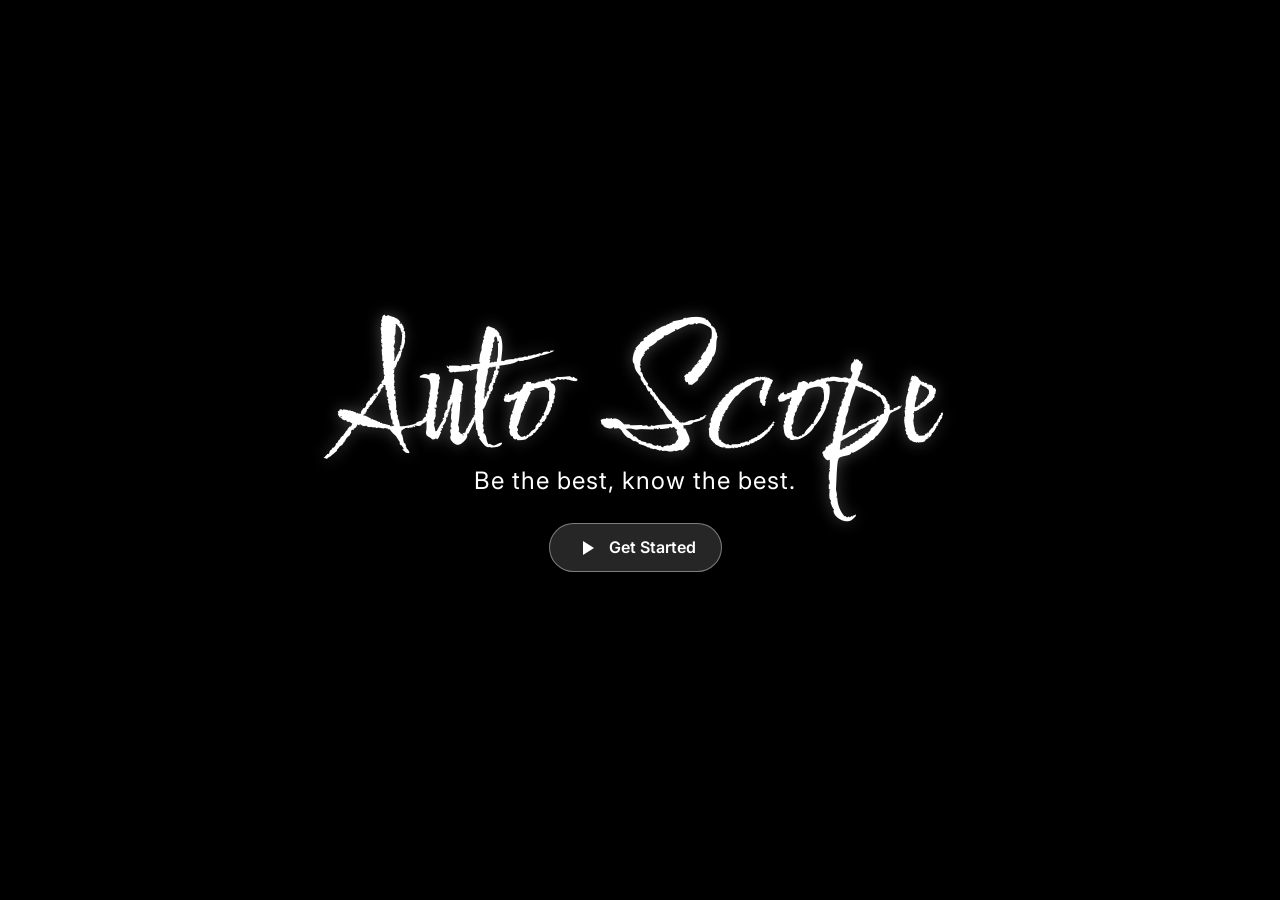
<file: index.html>
<!DOCTYPE html>
<html lang="en">
<head>
    <meta charset="UTF-8">
    <meta name="viewport" content="width=device-width, initial-scale=1.0">
    <title>AutoScope</title>
    <link rel="stylesheet" href="styles.css">
    <link rel="preconnect" href="https://fonts.googleapis.com">
    <link rel="preconnect" href="https://fonts.gstatic.com" crossorigin>
    <link href="https://fonts.googleapis.com/css2?family=Comforter+Brush&family=Inter:wght@400;600;700;900&display=swap" rel="stylesheet">
</head>

<body class="home-page">

    <div id="overlay-menu">
        <button class="close-btn" aria-label="Close menu">&times;</button>
        <nav class="menu-links">
            <a href="index.html">Home</a>
            <a href="brands.html">Brands</a>
            <div class="submenu">
                <a href="toyota.html">Toyota</a>
                <span>/</span>
                <a href="honda.html">Honda</a>
                <span>/</span>
                <a href="nissan.html">Nissan</a>
                <span>/</span>
                <a href="subaru.html">Subaru</a>
            </div>
            <a href="contact.html">Contact</a>
            <a href="about.html">About</a>
        </nav>
    </div>

    <div class="video-background">
        <video autoplay loop muted playsinline>
            <source src="https://media.githubusercontent.com/media/aioicchi/AutoScope/main/Files/video/hero%20video.mp4" type="video/mp4">
        </video>
    </div>

    <div class="home-container">

        <header class="mobile-menu-header">
             <button class="menu-icon" aria-label="Open menu">
                 <div class="bar"></div>
                 <div class="bar"></div>
                 <div class="bar"></div>
             </button>
        </header>
        <main class="hero-content">
            <h1>Auto Scope</h1>
            <p>Be the best, know the best.</p>
            <a href="brands.html" class="cta-button">
                <svg width="24" height="24" viewBox="0 0 24 24" fill="none" xmlns="http://www.w3.org/2000/svg">
                    <path d="M8 5V19L19 12L8 5Z" fill="white"/>
                </svg>
                Get Started
            </a>
        </main>
    </div>

    <script src="script.js"></script>
</body>
</html>
</file>
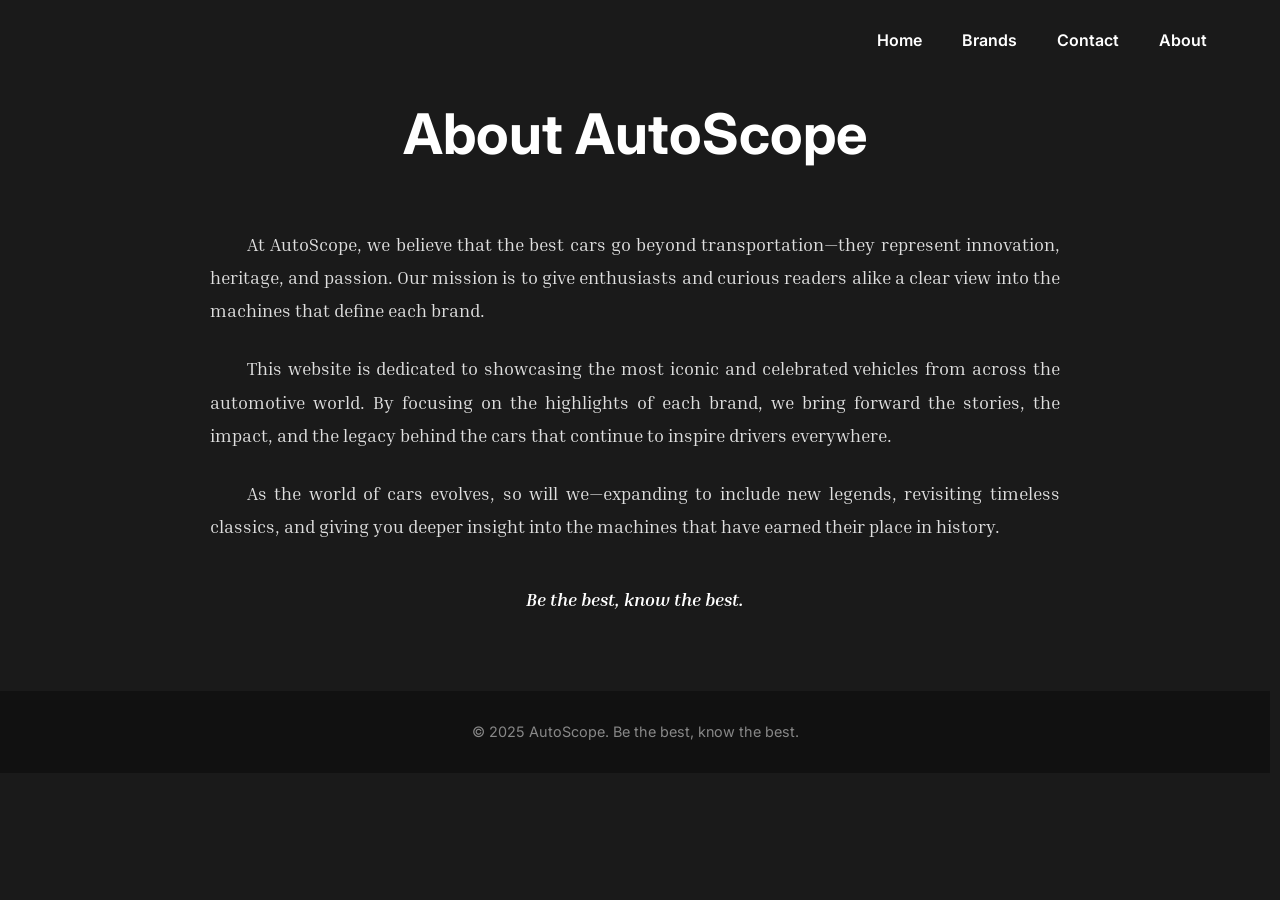
<file: about.html>
<!DOCTYPE html>
<html lang="en">
<head>
    <meta charset="UTF-8">
    <meta name="viewport" content="width=device-width, initial-scale=1.0">
    <title>About</title>
    <link rel="stylesheet" href="styles.css">
    <link rel="preconnect" href="https://fonts.googleapis.com">
    <link rel="preconnect" href="https://fonts.gstatic.com" crossorigin>
    <link href="https://fonts.googleapis.com/css2?family=Inter:wght@400;600;700;900&display=swap" rel="stylesheet">
    <link href="https://fonts.googleapis.com/css2?family=Inria+Serif:wght@400;700&display=swap" rel="stylesheet">
</head>

<body class="about-page">

    <div id="overlay-menu">
        <button class="close-btn" aria-label="Close menu">&times;</button>
        <nav class="menu-links">
            <a href="index.html">Home</a>
            <a href="brands.html">Brands</a>
            <div class="submenu">
                <a href="toyota.html">Toyota</a>
                <span>/</span>
                <a href="honda.html">Honda</a>
                <span>/</span>
                <a href="nissan.html">Nissan</a>
                <span>/</span>
                <a href="subaru.html">Subaru</a>
            </div>
            <a href="contact.html">Contact</a>
            <a href="about.html">About</a>
        </nav>
    </div>

    <div class="about-container">

        <header class="mobile-menu-header">
             <button class="menu-icon" aria-label="Open menu">
                 <div class="bar"></div>
                 <div class="bar"></div>
                 <div class="bar"></div>
             </button>
        </header>
        <header class="main-header">
            <nav class="main-nav">
                <a href="index.html">Home</a>
                <a href="brands.html">Brands</a>
                <a href="contact.html">Contact</a>
                <a href="about.html">About</a>
            </nav>
        </header>

        <main class="about-main">
            <h1 class="about-title">About AutoScope</h1>
            <div class="about-content">
                <p>At AutoScope, we believe that the best cars go beyond transportation—they represent innovation, heritage, and passion. Our mission is to give enthusiasts and curious readers alike a clear view into the machines that define each brand.</p>
                <p>This website is dedicated to showcasing the most iconic and celebrated vehicles from across the automotive world. By focusing on the highlights of each brand, we bring forward the stories, the impact, and the legacy behind the cars that continue to inspire drivers everywhere.</p>
                <p>As the world of cars evolves, so will we—expanding to include new legends, revisiting timeless classics, and giving you deeper insight into the machines that have earned their place in history.</p>
                <p class="tagline">Be the best, know the best.</p>
            </div>
        </main>
        
    </div> <footer class="site-footer">
        <p>&copy; 2025 AutoScope. Be the best, know the best.</p>
    </footer>

    <script src="script.js"></script>
</body>
</html>
</file>
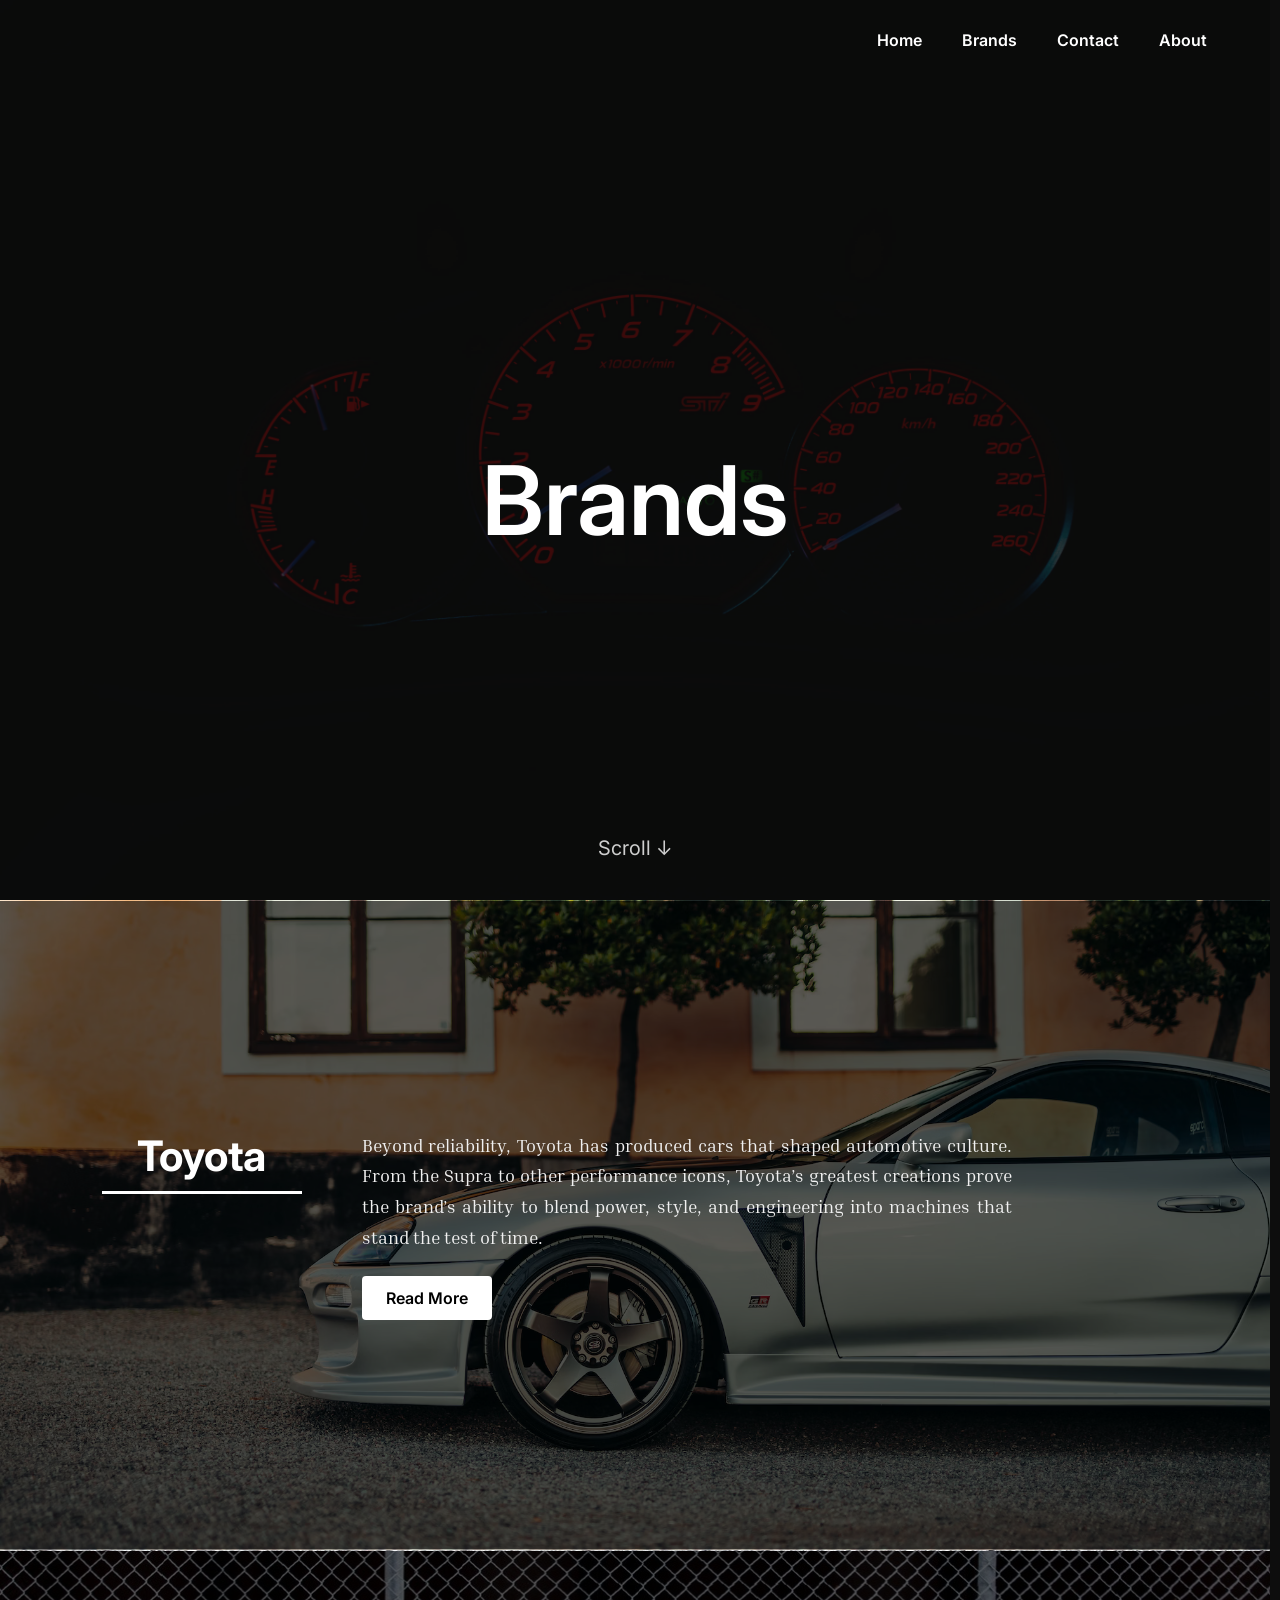
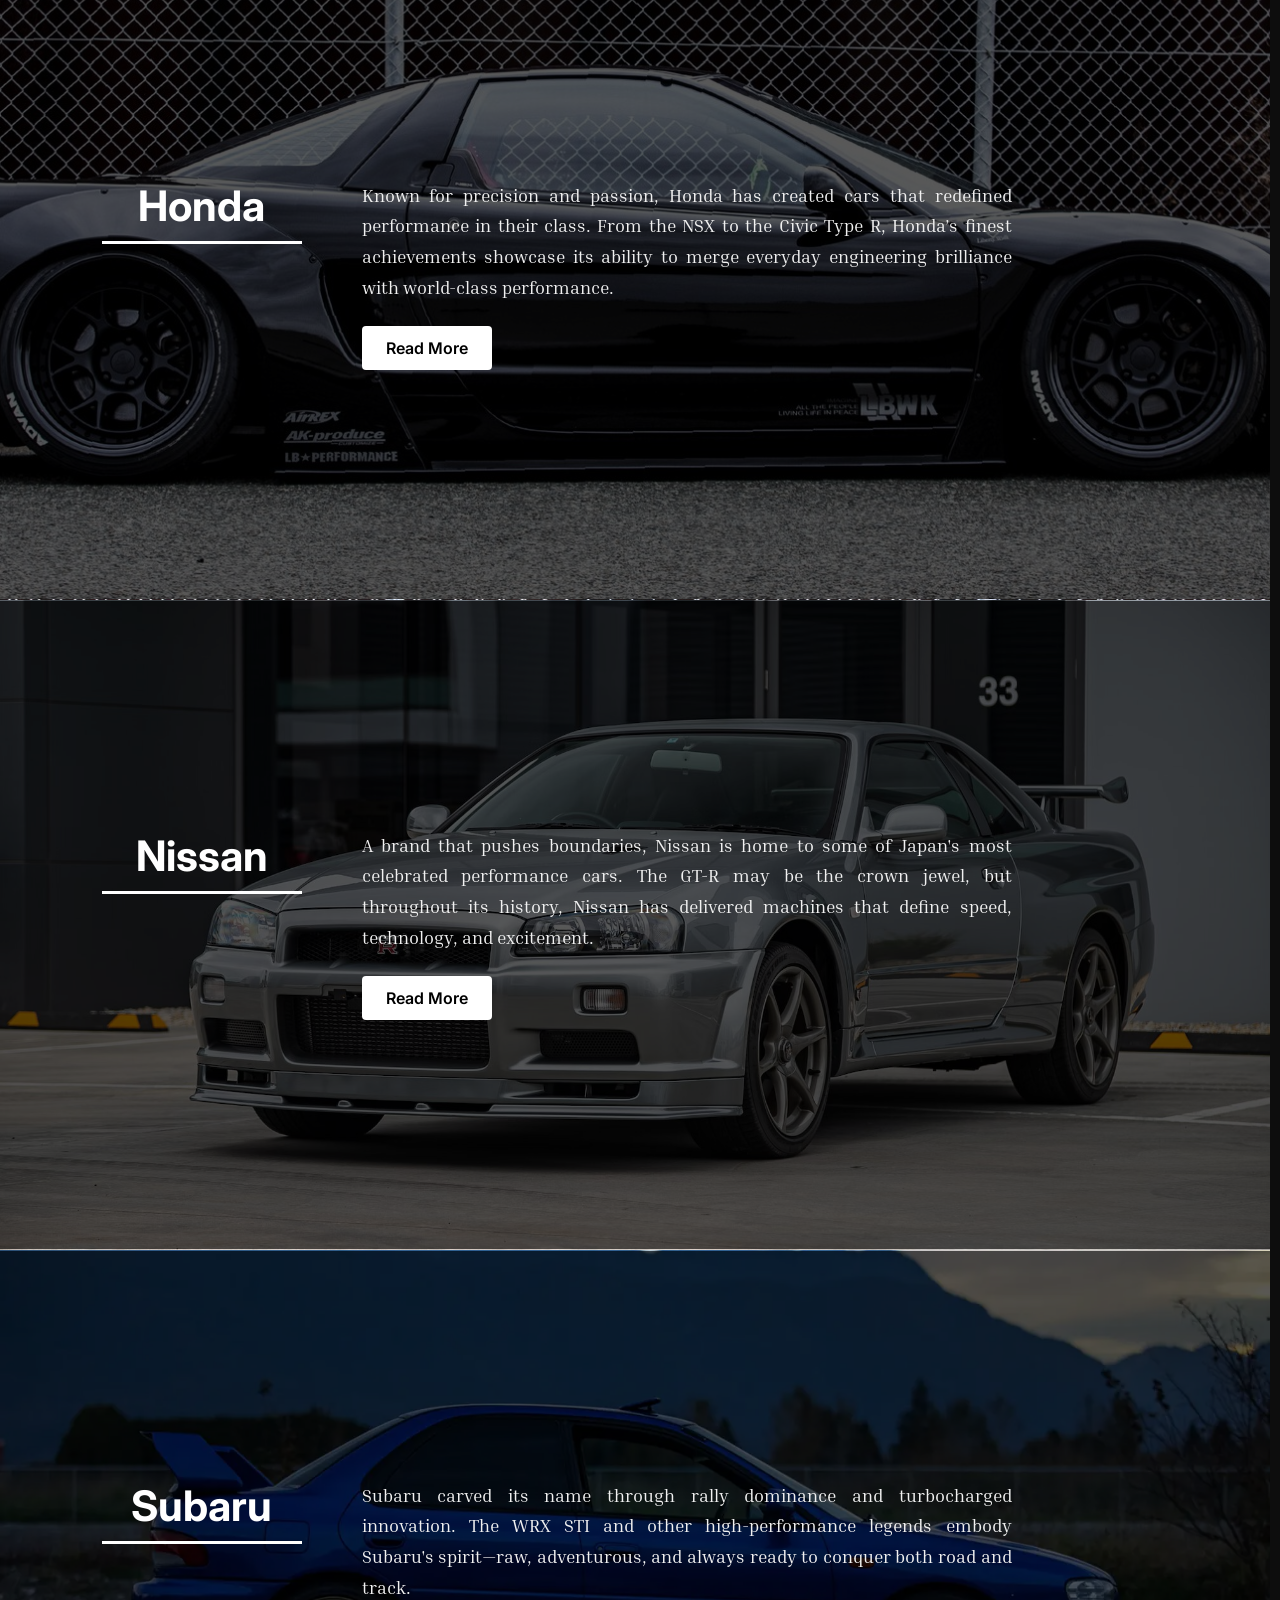
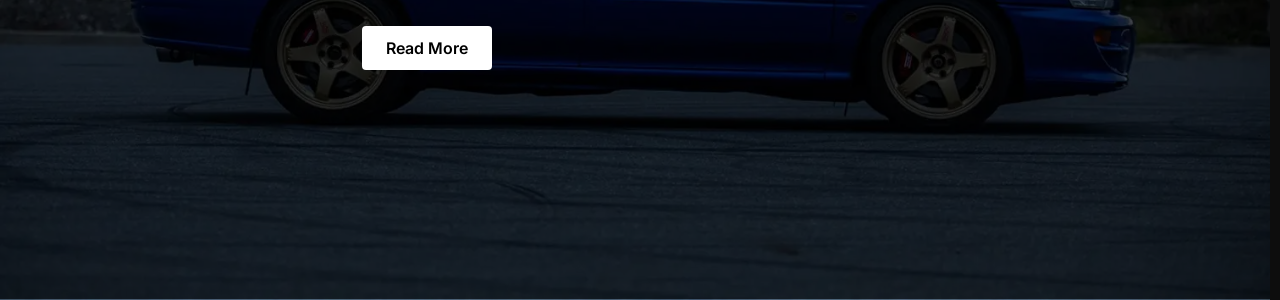
<file: brands.html>
<!DOCTYPE html>
<html lang="en">
  <head>
    <meta charset="utf-8" />
    <meta name="viewport" content="width=device-width, initial-scale=1.0" />
    <title>Brands</title>
    <link
      href="https://fonts.googleapis.com/css2?family=Inter:wght@400;600;700&family=Inria+Serif:wght@400;700&display=swap"
      rel="stylesheet"
    />
    <link rel="stylesheet" href="styles.css" />
  </head>
  <body class="brands-page">

    <div id="overlay-menu">
        <button class="close-btn" aria-label="Close menu">&times;</button>
        <nav class="menu-links">
            <a href="index.html">Home</a>
            <a href="brands.html">Brands</a>
            <div class="submenu">
                <a href="toyota.html">Toyota</a>
                <span>/</span>
                <a href="honda.html">Honda</a>
                <span>/</span>
                <a href="nissan.html">Nissan</a>
                <span>/</span>
                <a href="subaru.html">Subaru</a>
            </div>
            <a href="contact.html">Contact</a>
            <a href="about.html">About</a>
        </nav>
    </div>

    <div class="brands-container1">

        <header class="mobile-menu-header">
             <button class="menu-icon" aria-label="Open menu">
                 <div class="bar"></div>
                 <div class="bar"></div>
                 <div class="bar"></div>
             </button>
        </header>
        <header class="main-header">
            <nav class="main-nav">
                <a href="index.html">Home</a>
                <a href="brands.html">Brands</a>
                <a href="contact.html">Contact</a>
                <a href="about.html">About</a>
            </nav>
        </header>

      <div class="brands-brands">
        
        <section class="brands-hero">
          <img
            src="Files/img/background.jpg"
            alt="Speedometer Background"
            class="brands-background1"
          />
          <h1 class="brands-text27">Brands</h1>
          <p class="brands-text26">Scroll ↓</p>
        </section>

        <section
          class="brand-card"
          style="background-image: url('Files/img/supra.png')"
        >
          <div class="brand-overlay">
            <h2 class="brand-title">Toyota</h2>
            <div class="brand-content">
              <p class="brand-desc">
                Beyond reliability, Toyota has produced cars that shaped
                automotive culture. From the Supra to other performance icons,
                Toyota’s greatest creations prove the brand’s ability to blend
                power, style, and engineering into machines that stand the test of
                time.
              </p>
              <a href="toyota.html" class="brand-btn">Read More</a>
            </div>
          </div>
        </section>

        <section
          class="brand-card"
          style="background-image: url('Files/img/nsx copy.jpeg')"
        >
          <div class="brand-overlay">
            <h2 class="brand-title">Honda</h2>
            <div class="brand-content">
              <p class="brand-desc">
                Known for precision and passion, Honda has created cars that
                redefined performance in their class. From the NSX to the Civic
                Type R, Honda’s finest achievements showcase its ability to merge
                everyday engineering brilliance with world-class performance.
              </p>
              <a href="honda.html" class="brand-btn">Read More</a>
            </div>
          </div>
        </section>

        <section
          class="brand-card"
          style="background-image: url('Files/img/gtr.jpg')"
        >
          <div class="brand-overlay">
            <h2 class="brand-title">Nissan</h2>
            <div class="brand-content">
              <p class="brand-desc">
                A brand that pushes boundaries, Nissan is home to some of Japan's
                most celebrated performance cars. The GT-R may be the crown jewel,
                but throughout its history, Nissan has delivered machines that
                define speed, technology, and excitement.
              </p>
              <a href="nissan.html" class="brand-btn">Read More</a>
            </div>
          </div>
        </section>

        <section
          class="brand-card"
          style="background-image: url('Files/img/impreza.png')"
        >
          <div class="brand-overlay">
            <h2 class="brand-title">Subaru</h2>
            <div class="brand-content">
              <p class="brand-desc">
                Subaru carved its name through rally dominance and turbocharged
                innovation. The WRX STI and other high-performance legends embody
                Subaru's spirit—raw, adventurous, and always ready to conquer both
                road and track.
              </p>
              <a href="subaru.html" class="brand-btn">Read More</a>
            </div>
          </div>
        </section>
      </div>
    </div>
    
    <script src="script.js"></script>
  </body>
</html>
</file>
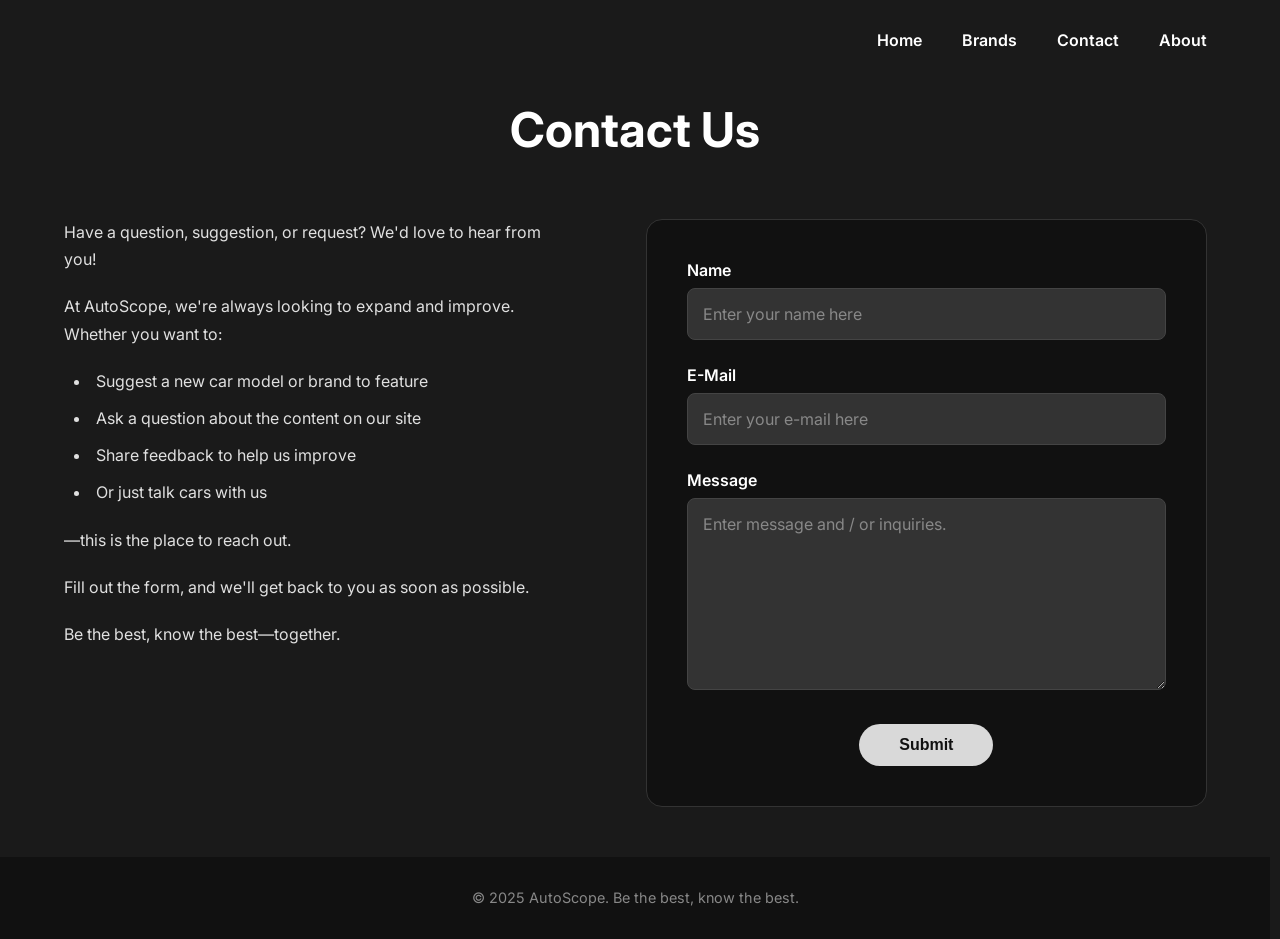
<file: contact.html>
<!DOCTYPE html>
<html lang="en">
<head>
    <meta charset="UTF-8">
    <meta name="viewport" content="width=device-width, initial-scale=1.0">
    <title>Contact</title>
    <link rel="stylesheet" href="styles.css">
    <link rel="preconnect" href="https://fonts.googleapis.com">
    <link rel="preconnect" href="https://fonts.gstatic.com" crossorigin>
    <link href="https://fonts.googleapis.com/css2?family=Inter:wght@400;600;700;900&display=swap" rel="stylesheet">
</head>

<body class="contact-page">

    <div id="overlay-menu">
        <button class="close-btn" aria-label="Close menu">&times;</button>
        <nav class="menu-links">
            <a href="index.html">Home</a>
            <a href="brands.html">Brands</a>
            <div class="submenu">
                <a href="toyota.html">Toyota</a>
                <span>/</span>
                <a href="honda.html">Honda</a>
                <span>/</span>
                <a href="nissan.html">Nissan</a>
                <span>/</span>
                <a href="subaru.html">Subaru</a>
            </div>
            <a href="contact.html">Contact</a>
            <a href="about.html">About</a>
        </nav>
    </div>

    <div class="contact-container">

        <header class="mobile-menu-header">
             <button class="menu-icon" aria-label="Open menu">
                 <div class="bar"></div>
                 <div class="bar"></div>
                 <div class="bar"></div>
             </button>
        </header>
        <header class="main-header">
            <nav class="main-nav">
                <a href="index.html">Home</a>
                <a href="brands.html">Brands</a>
                <a href="contact.html">Contact</a>
                <a href="about.html">About</a>
            </nav>
        </header>

        <main class="contact-main">
            <h1 class="contact-title">Contact Us</h1>
            <div class="contact-content-wrapper">
                <div class="contact-text">
                    <p>Have a question, suggestion, or request? We'd love to hear from you!</p>
                    <p>At AutoScope, we're always looking to expand and improve. Whether you want to:</p>
                    <ul>
                        <li>Suggest a new car model or brand to feature</li>
                        <li>Ask a question about the content on our site</li>
                        <li>Share feedback to help us improve</li>
                        <li>Or just talk cars with us</li>
                    </ul>
                    <p>—this is the place to reach out.</p>
                    <p>Fill out the form, and we'll get back to you as soon as possible.</p>
                    <p>Be the best, know the best—together.</p>
                </div>

                <form class="contact-form">
                    <div class="form-group">
                        <label for="name">Name</label>
                        <input type="text" id="name" name="name" placeholder="Enter your name here">
                    </div>
                    <div class="form-group">
                        <label for="email">E-Mail</label>
                        <input type="email" id="email" name="email" placeholder="Enter your e-mail here">
                    </div>
                    <div class="form-group">
                        <label for="message">Message</label>
                        <textarea id="message" name="message" rows="8" placeholder="Enter message and / or inquiries."></textarea>
                    </div>
                    <div class="form-group submit-group">
                        <input type="submit" value="Submit">
                    </div>
                </form>
            </div>
        </main>
    </div>

    <footer class="site-footer">
        <p>&copy; 2025 AutoScope. Be the best, know the best.</p>
    </footer>
    <script src="script.js"></script>
</body>
</html>
</file>
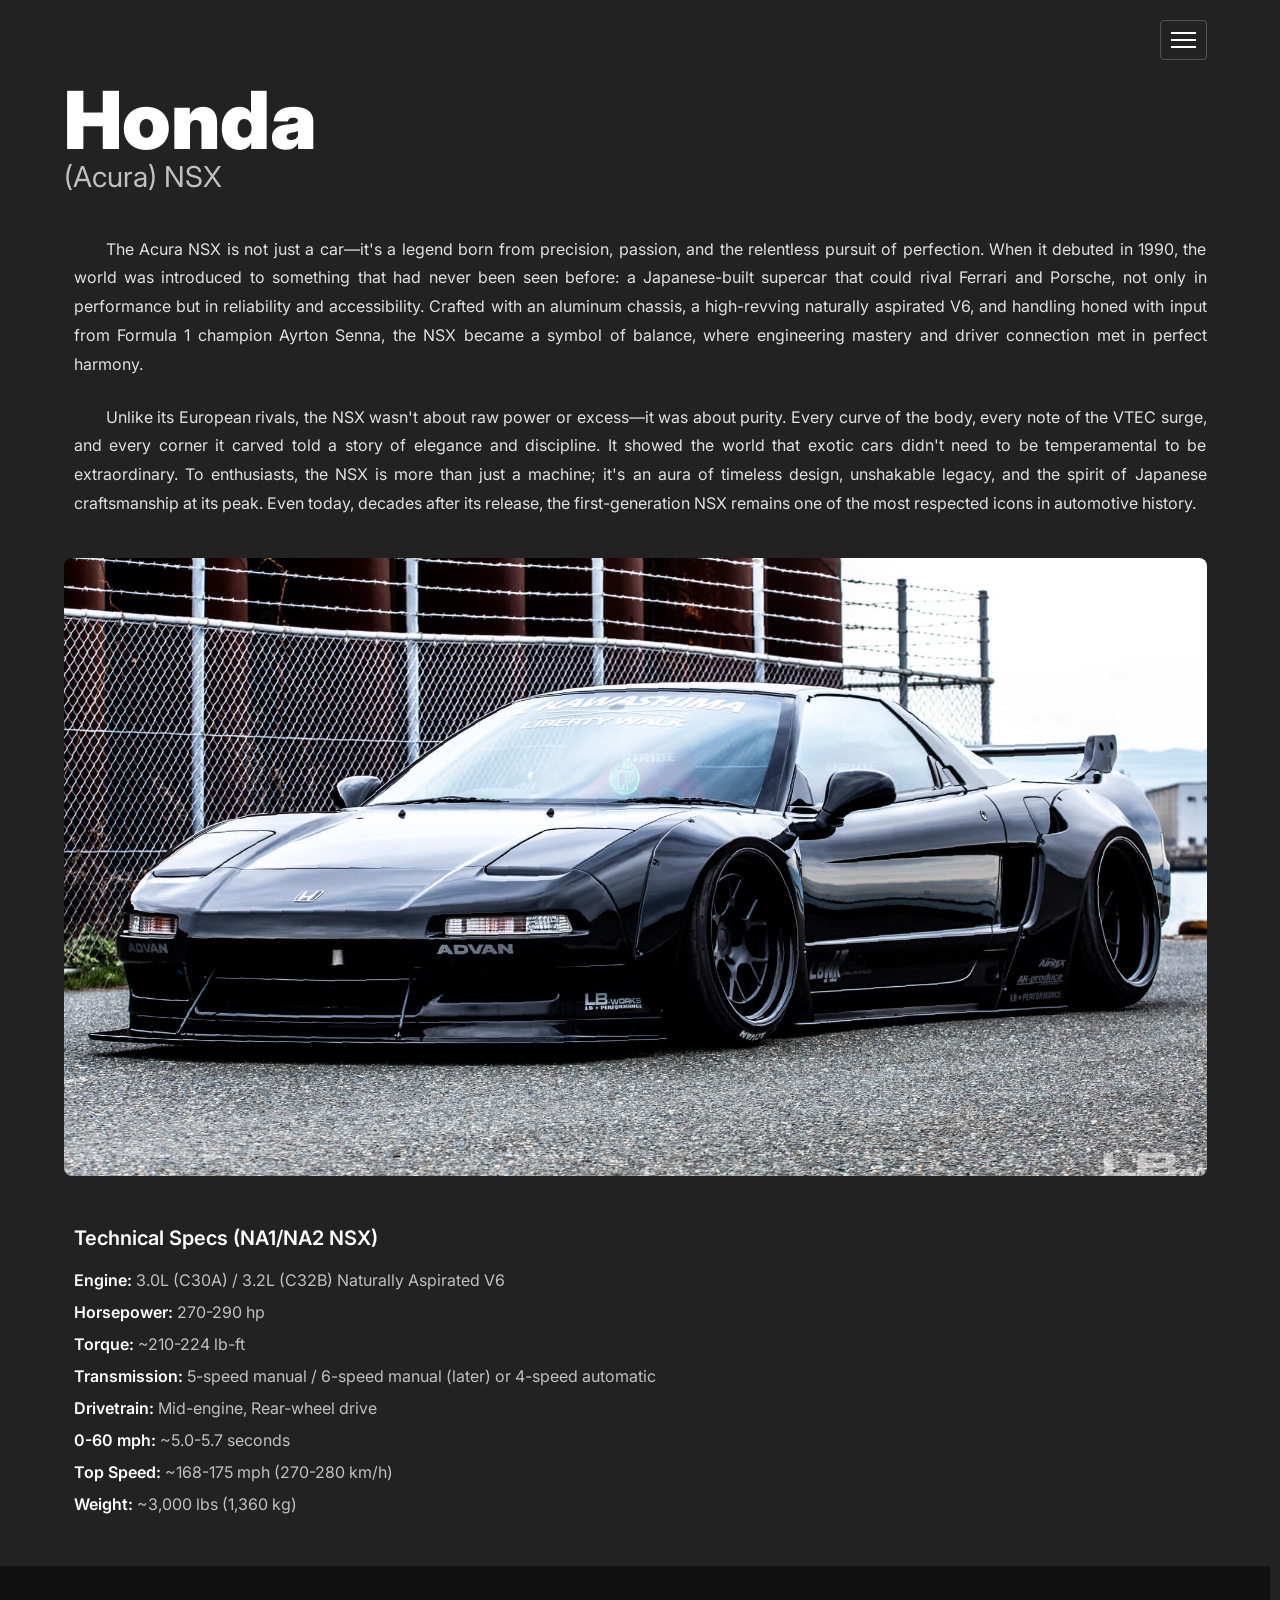
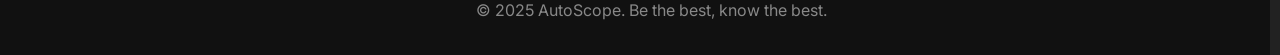
<file: honda.html>
<!DOCTYPE html>
<html lang="en">
<head>
    <meta charset="UTF-8">
    <meta name="viewport" content="width=device-width, initial-scale=1.0">
    <title>Honda</title>
    <link rel="stylesheet" href="styles.css">
    <link rel="preconnect" href="https://fonts.googleapis.com">
    <link rel="preconnect" href="https://fonts.gstatic.com" crossorigin>
    <link href="https://fonts.googleapis.com/css2?family=Inter:wght@400;600;700;900&display=swap" rel="stylesheet">
    </head>

<body class="article-page">

    <div id="overlay-menu">
        <button class="close-btn" aria-label="Close menu">&times;</button>
        <nav class="menu-links">
            <a href="index.html">Home</a>
            <a href="brands.html">Brands</a>
            <div class="submenu">
                <a href="toyota.html">Toyota</a>
                <span>/</span>
                <a href="honda.html">Honda</a>
                <span>/</span>
                <a href="nissan.html">Nissan</a>
                <span>/</span>
                <a href="subaru.html">Subaru</a>
            </div>
            <a href="contact.html">Contact</a>
            <a href="about.html">About</a>
        </nav>
    </div>
    <div class="container">
        <header class="mobile-menu-header">
            <button class="menu-icon" aria-label="Open menu">
                <div class="bar"></div>
                <div class="bar"></div>
                <div class="bar"></div>
            </button>
        </header>

        <main>
            <article>
                <section class="title-block">
                    <h1>Honda</h1>
                    <h2>(Acura) NSX</h2>
                </section>

                <section class="content-block">
                    <p>The Acura NSX is not just a car—it's a legend born from precision, passion, and the relentless pursuit of perfection. When it debuted in 1990, the world was introduced to something that had never been seen before: a Japanese-built supercar that could rival Ferrari and Porsche, not only in performance but in reliability and accessibility. Crafted with an aluminum chassis, a high-revving naturally aspirated V6, and handling honed with input from Formula 1 champion Ayrton Senna, the NSX became a symbol of balance, where engineering mastery and driver connection met in perfect harmony.</p>
                    <p>Unlike its European rivals, the NSX wasn't about raw power or excess—it was about purity. Every curve of the body, every note of the VTEC surge, and every corner it carved told a story of elegance and discipline. It showed the world that exotic cars didn't need to be temperamental to be extraordinary. To enthusiasts, the NSX is more than just a machine; it's an aura of timeless design, unshakable legacy, and the spirit of Japanese craftsmanship at its peak. Even today, decades after its release, the first-generation NSX remains one of the most respected icons in automotive history.</p>
                </section>

                <figure class="main-image-container">
                    <img src="Files/img/nsx.jpg" alt="A black, widebody Honda NSX parked on a brick road.">
                </figure>

                <section class="specs-block">
                    <h3>Technical Specs (NA1/NA2 NSX)</h3>
                    <ul class="specs-list">
                        <li><strong>Engine:</strong> 3.0L (C30A) / 3.2L (C32B) Naturally Aspirated V6</li>
                        <li><strong>Horsepower:</strong> 270-290 hp</li>
                        <li><strong>Torque:</strong> ~210-224 lb-ft</li>
                        <li><strong>Transmission:</strong> 5-speed manual / 6-speed manual (later) or 4-speed automatic</li>
                        <li><strong>Drivetrain:</strong> Mid-engine, Rear-wheel drive</li>
                        <li><strong>0-60 mph:</strong> ~5.0-5.7 seconds</li>
                        <li><strong>Top Speed:</strong> ~168-175 mph (270-280 km/h)</li>
                        <li><strong>Weight:</strong> ~3,000 lbs (1,360 kg)</li>
                    </ul>
                </section>
            </article>
        </main>
    </div>
    <script src="script.js"></script>
    <footer class="site-footer">
        <p>&copy; 2025 AutoScope. Be the best, know the best.</p>
    </footer>
</body>
</html>
</file>
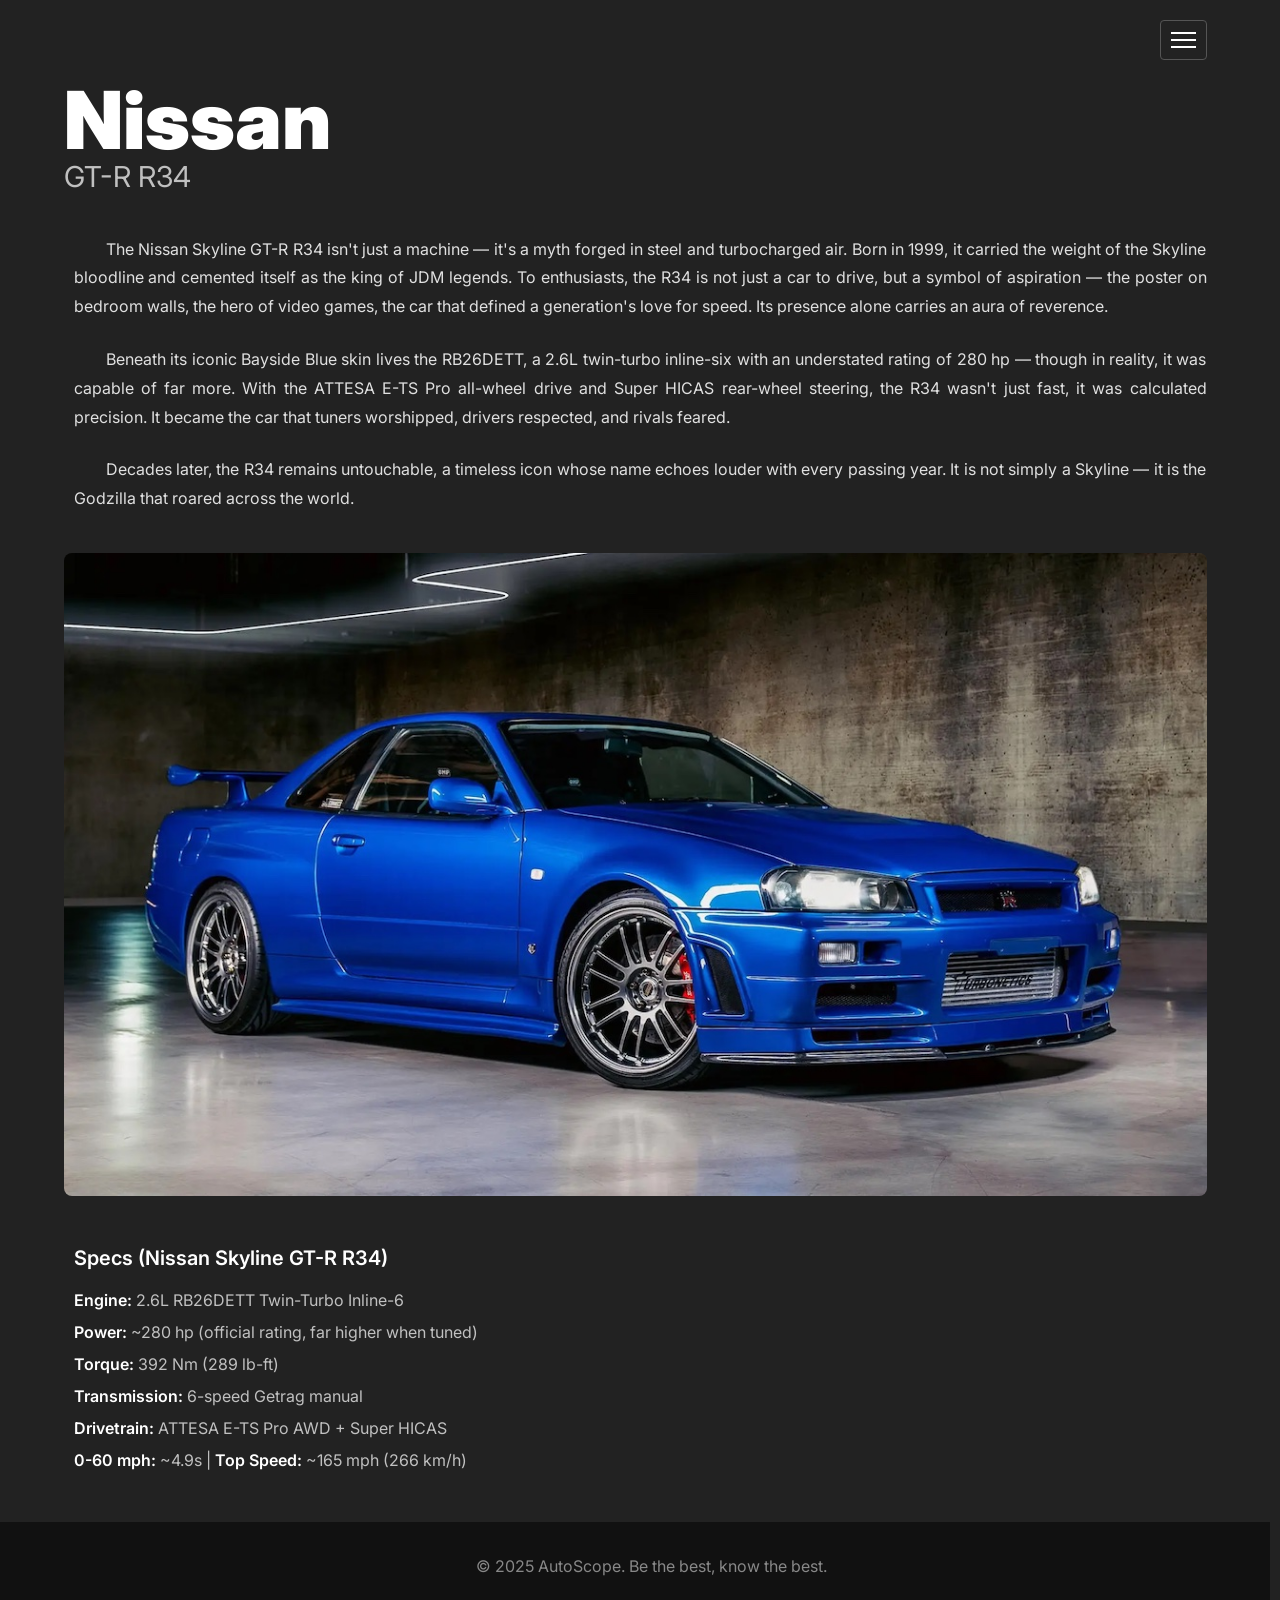
<file: nissan.html>
<!DOCTYPE html>
<html lang="en">
<head>
    <meta charset="UTF-8">
    <meta name="viewport" content="width=device-width, initial-scale=1.0">
    <title>Nissan</title>
    <link rel="stylesheet" href="styles.css">
    <link rel="preconnect" href="https://fonts.googleapis.com">
    <link rel="preconnect" href="https://fonts.gstatic.com" crossorigin>
    <link href="https://fonts.googleapis.com/css2?family=Inter:wght@400;600;700;900&display=swap" rel="stylesheet">
    <script src="script.js"></script> </head>

<body class="article-page">

    <div id="overlay-menu">
        <button class="close-btn" aria-label="Close menu">&times;</button>
        <nav class="menu-links">
            <a href="index.html">Home</a>
            <a href="brands.html">Brands</a>
            <div class="submenu">
                <a href="toyota.html">Toyota</a>
                <span>/</span>
                <a href="honda.html">Honda</a>
                <span>/</span>
                <a href="nissan.html">Nissan</a>
                <span>/</span>
                <a href="subaru.html">Subaru</a>
            </div>
            <a href="contact.html">Contact</a>
            <a href="about.html">About</a>
        </nav>
    </div>
    <div class="container">
        <header class="mobile-menu-header">
            <button class="menu-icon" aria-label="Open menu">
                <div class="bar"></div>
                <div class="bar"></div>
                <div class="bar"></div>
            </button>
        </header>

        <main>
            <article>
                <section class="title-block">
                    <h1>Nissan</h1>
                    <h2>GT-R R34</h2>
                </section>

                <section class="content-block">
                    <p>The Nissan Skyline GT-R R34 isn't just a machine — it's a myth forged in steel and turbocharged air. Born in 1999, it carried the weight of the Skyline bloodline and cemented itself as the king of JDM legends. To enthusiasts, the R34 is not just a car to drive, but a symbol of aspiration — the poster on bedroom walls, the hero of video games, the car that defined a generation's love for speed. Its presence alone carries an aura of reverence.</p>
                    <p>Beneath its iconic Bayside Blue skin lives the RB26DETT, a 2.6L twin-turbo inline-six with an understated rating of 280 hp — though in reality, it was capable of far more. With the ATTESA E-TS Pro all-wheel drive and Super HICAS rear-wheel steering, the R34 wasn't just fast, it was calculated precision. It became the car that tuners worshipped, drivers respected, and rivals feared.</p>
                    <p>Decades later, the R34 remains untouchable, a timeless icon whose name echoes louder with every passing year. It is not simply a Skyline — it is the Godzilla that roared across the world.</p>
                </section>

                <figure class="main-image-container">
                    <img src="Files/img/gtr-main.jpg" alt="A blue Nissan Skyline GT-R R34 parked in a dark setting.">
                </figure>

                <section class="specs-block">
                    <h3>Specs (Nissan Skyline GT-R R34)</h3>
                    <ul class="specs-list">
                        <li><strong>Engine:</strong> 2.6L RB26DETT Twin-Turbo Inline-6</li>
                        <li><strong>Power:</strong> ~280 hp (official rating, far higher when tuned)</li>
                        <li><strong>Torque:</strong> 392 Nm (289 lb-ft)</li>
                        <li><strong>Transmission:</strong> 6-speed Getrag manual</li>
                        <li><strong>Drivetrain:</strong> ATTESA E-TS Pro AWD + Super HICAS</li>
                        <li><strong>0-60 mph:</strong> ~4.9s | <strong>Top Speed:</strong> ~165 mph (266 km/h)</li>
                    </ul>
                </section>
            </article>
        </main>
    </div>
    <footer class="site-footer">
        <p>&copy; 2025 AutoScope. Be the best, know the best.</p>
    </footer>
    </body>
</html>
</file>
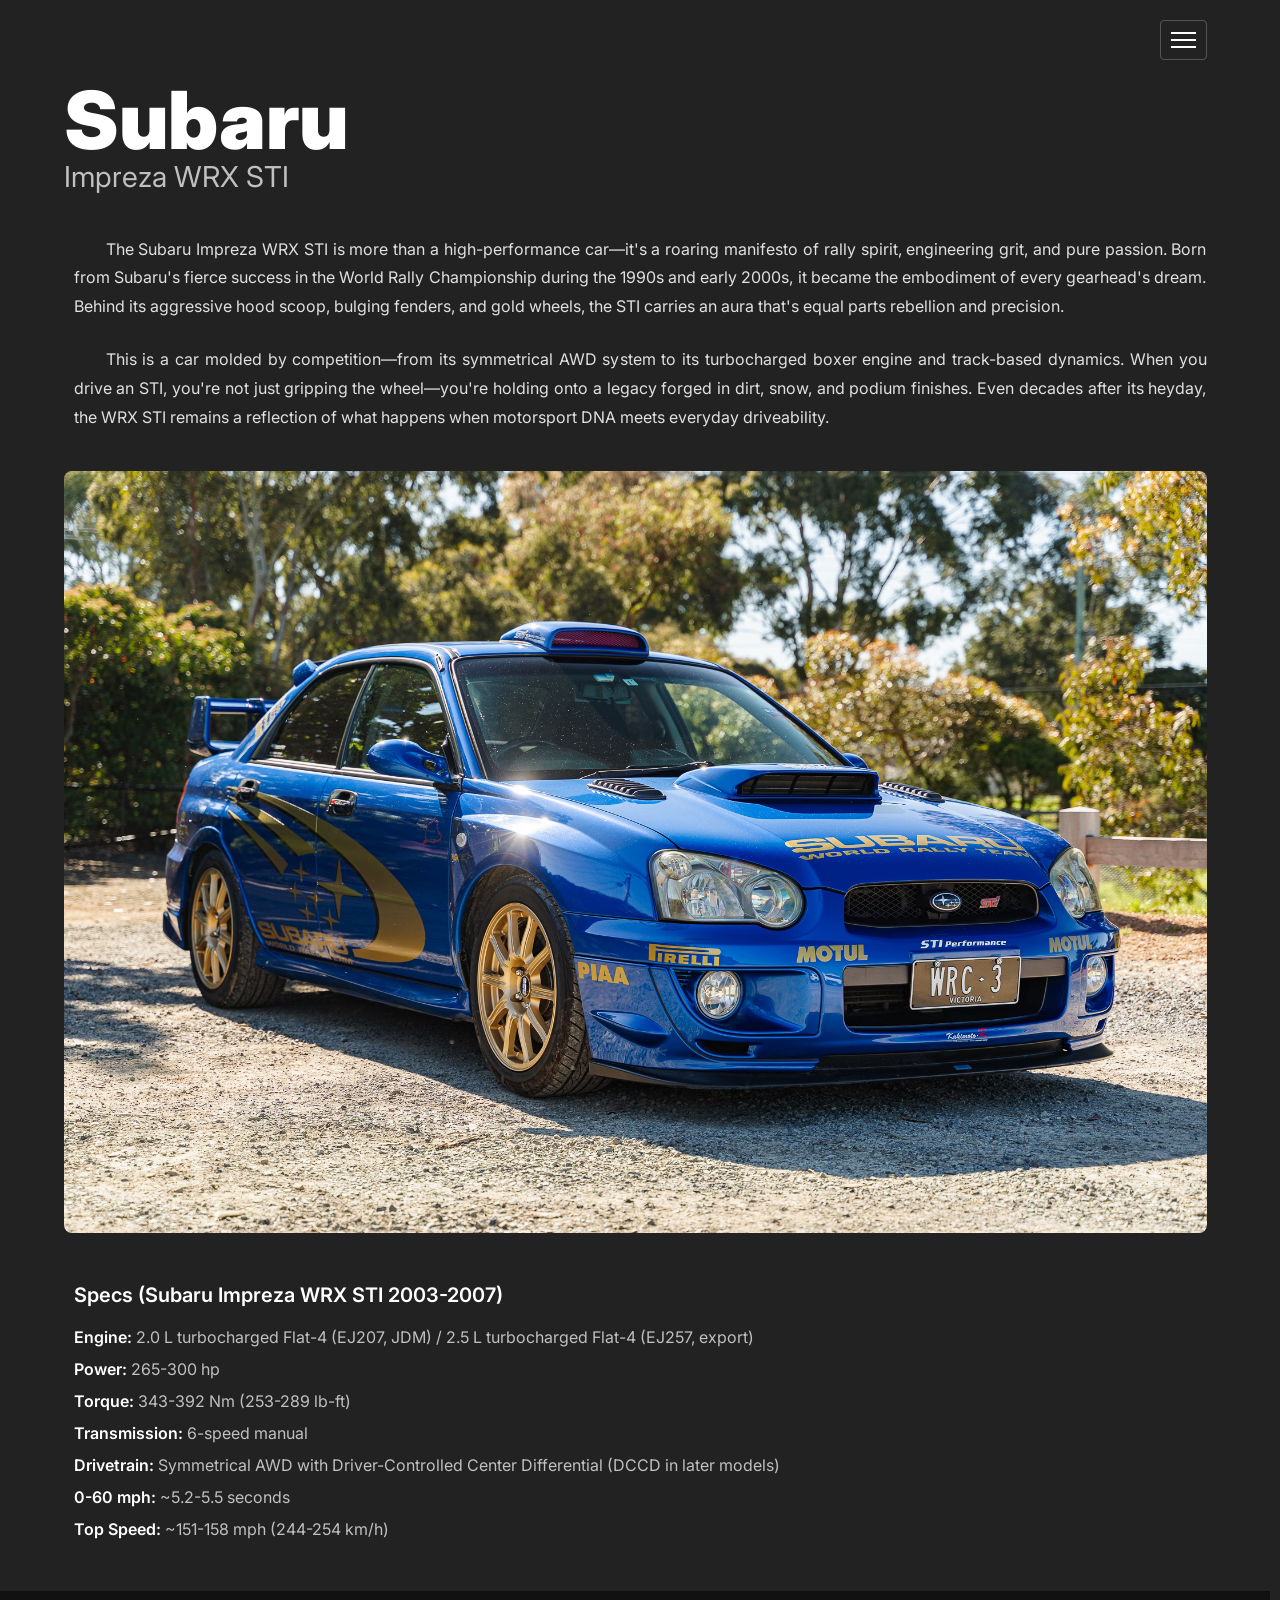
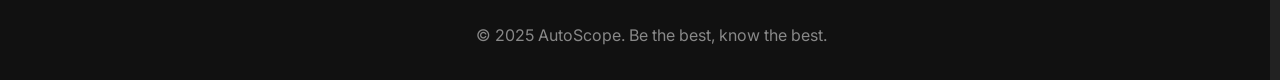
<file: subaru.html>
<!DOCTYPE html>
<html lang="en">
<head>
    <meta charset="UTF-8">
    <meta name="viewport" content="width=device-width, initial-scale=1.0">
    <title>Subaru</title>
    <link rel="stylesheet" href="styles.css">
    <link rel="preconnect" href="https://fonts.googleapis.com">
    <link rel="preconnect" href="https://fonts.gstatic.com" crossorigin>
    <link href="https://fonts.googleapis.com/css2?family=Inter:wght@400;600;700;900&display=swap" rel="stylesheet">
    </head>

<body class="article-page">

    <div id="overlay-menu">
        <button class="close-btn" aria-label="Close menu">&times;</button>
        <nav class="menu-links">
            <a href="index.html">Home</a>
            <a href="brands.html">Brands</a>
            <div class="submenu">
                <a href="toyota.html">Toyota</a>
                <span>/</span>
                <a href="honda.html">Honda</a>
                <span>/</span>
                <a href="nissan.html">Nissan</a>
                <span>/</span>
                <a href="subaru.html">Subaru</a>
            </div>
            <a href="contact.html">Contact</a>
            <a href="about.html">About</a>
        </nav>
    </div>
    <div class="container">
        <header class="mobile-menu-header">
            <button class="menu-icon" aria-label="Open menu">
                <div class="bar"></div>
                <div class="bar"></div>
                <div class="bar"></div>
            </button>
        </header>

        <main>
            <article>
                <section class="title-block">
                    <h1>Subaru</h1>
                    <h2>Impreza WRX STI</h2>
                </section>

                <section class="content-block">
                    <p>The Subaru Impreza WRX STI is more than a high-performance car—it's a roaring manifesto of rally spirit, engineering grit, and pure passion. Born from Subaru's fierce success in the World Rally Championship during the 1990s and early 2000s, it became the embodiment of every gearhead's dream. Behind its aggressive hood scoop, bulging fenders, and gold wheels, the STI carries an aura that's equal parts rebellion and precision.</p>
                    <p>This is a car molded by competition—from its symmetrical AWD system to its turbocharged boxer engine and track-based dynamics. When you drive an STI, you're not just gripping the wheel—you're holding onto a legacy forged in dirt, snow, and podium finishes. Even decades after its heyday, the WRX STI remains a reflection of what happens when motorsport DNA meets everyday driveability.</p>
                </section>

                <figure class="main-image-container">
                    <img src="Files/img/wrx sti.png" alt="A blue Subaru Impreza WRX STI with gold wheels.">
                </figure>

                <section class="specs-block">
                    <h3>Specs (Subaru Impreza WRX STI 2003-2007)</h3>
                    <ul class="specs-list">
                        <li><strong>Engine:</strong> 2.0 L turbocharged Flat-4 (EJ207, JDM) / 2.5 L turbocharged Flat-4 (EJ257, export)</li>
                        <li><strong>Power:</strong> 265-300 hp</li>
                        <li><strong>Torque:</strong> 343-392 Nm (253-289 lb-ft)</li>
                        <li><strong>Transmission:</strong> 6-speed manual</li>
                        <li><strong>Drivetrain:</strong> Symmetrical AWD with Driver-Controlled Center Differential (DCCD in later models)</li>
                        <li><strong>0-60 mph:</strong> ~5.2-5.5 seconds</li>
                        <li><strong>Top Speed:</strong> ~151-158 mph (244-254 km/h)</li>
                    </ul>
                </section>
            </article>
        </main>
    </div>
    <script src="script.js"></script>
    <footer class="site-footer">
        <p>&copy; 2025 AutoScope. Be the best, know the best.</p>
    </footer>
</body>
</html>
</file>
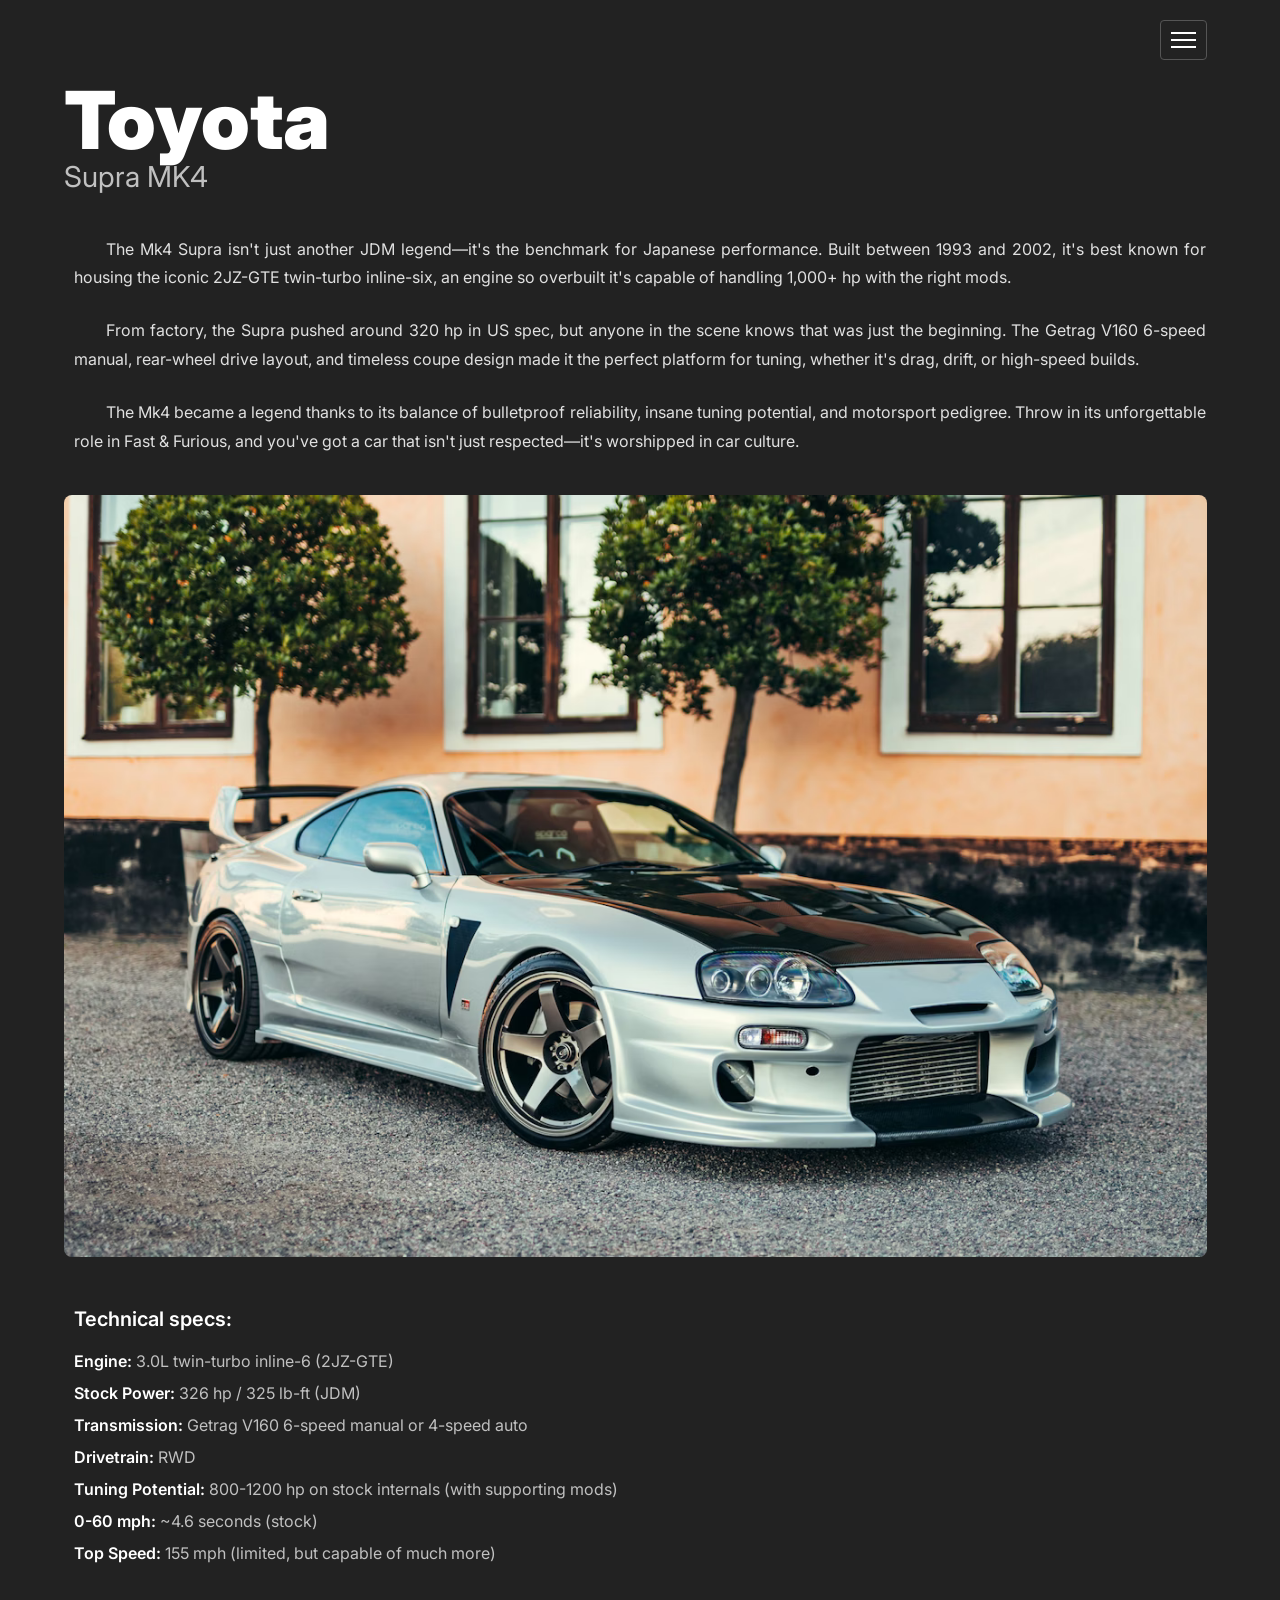
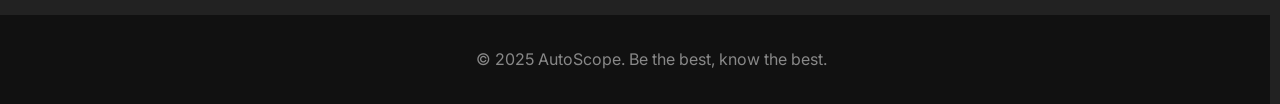
<file: toyota.html>
<!DOCTYPE html>
<html lang="en">
<head>
    <meta charset="UTF-8">
    <meta name="viewport" content="width=device-width, initial-scale=1.0">
    <title>Toyota</title>
    <link rel="stylesheet" href="styles.css">
    <link rel="preconnect" href="https://fonts.googleapis.com">
    <link rel="preconnect" href="https://fonts.gstatic.com" crossorigin>
    <link href="https://fonts.googleapis.com/css2?family=Inter:wght@400;600;700;900&display=swap" rel="stylesheet">
</head>

<body class="article-page">

    <div id="overlay-menu">
        <button class="close-btn" aria-label="Close menu">&times;</button>
        <nav class="menu-links">
            <a href="index.html">Home</a>
            <a href="brands.html">Brands</a>
            <div class="submenu">
                <a href="toyota.html">Toyota</a>
                <span>/</span>
                <a href="honda.html">Honda</a>
                <span>/</span>
                <a href="nissan.html">Nissan</a>
                <span>/</span>
                <a href="subaru.html">Subaru</a>
            </div>
            <a href="contact.html">Contact</a>
            <a href="about.html">About</a>
        </nav>
    </div>
    <div class="container">
        <header class="mobile-menu-header">
            <button class="menu-icon" aria-label="Open menu">
                <div class="bar"></div>
                <div class="bar"></div>
                <div class="bar"></div>
            </button>
        </header>

        <main>
            <article>
                <section class="title-block">
                    <h1>Toyota</h1>
                    <h2>Supra MK4</h2>
                </section>

                <section class="content-block">
                    <p> The Mk4 Supra isn't just another JDM legend—it's the benchmark for Japanese performance. Built between 1993 and 2002, it's best known for housing the iconic 2JZ-GTE twin-turbo inline-six, an engine so overbuilt it's capable of handling 1,000+ hp with the right mods.</p>
                    <p> From factory, the Supra pushed around 320 hp in US spec, but anyone in the scene knows that was just the beginning. The Getrag V160 6-speed manual, rear-wheel drive layout, and timeless coupe design made it the perfect platform for tuning, whether it's drag, drift, or high-speed builds.</p>
                    <p> The Mk4 became a legend thanks to its balance of bulletproof reliability, insane tuning potential, and motorsport pedigree. Throw in its unforgettable role in Fast & Furious, and you've got a car that isn't just respected—it's worshipped in car culture.</p>
                </section>

                <figure class="main-image-container">
                    <img src="Files/img/supra main.png" alt="A silver Toyota Supra MK4 with a carbon fiber hood and custom wheels.">
                </figure>

                <section class="specs-block">
                    <h3>Technical specs:</h3>
                    <ul class="specs-list">
                        <li><strong>Engine:</strong> 3.0L twin-turbo inline-6 (2JZ-GTE)</li>
                        <li><strong>Stock Power:</strong> 326 hp / 325 lb-ft (JDM)</li>
                        <li><strong>Transmission:</strong> Getrag V160 6-speed manual or 4-speed auto</li>
                        <li><strong>Drivetrain:</strong> RWD</li>
                        <li><strong>Tuning Potential:</strong> 800-1200 hp on stock internals (with supporting mods)</li>
                        <li><strong>0-60 mph:</strong> ~4.6 seconds (stock)</li>
                        <li><strong>Top Speed:</strong> 155 mph (limited, but capable of much more)</li>
                    </ul>
                </section>
            </article>
        </main>
    </div>
    
    <footer class="site-footer">
        <p>&copy; 2025 AutoScope. Be the best, know the best.</p>
    </footer>

    <script src="script.js"></script>
</body>
</html>
</file>
<file: styles.css>
/* --- GLOBAL STYLES --- */
* {
    box-sizing: border-box;
    margin: 0;
    padding: 0;
}

html {
    scrollbar-gutter: stable;
}

/* For Webkit browsers (Chrome, Safari, Edge, etc.) */
::-webkit-scrollbar {
    width: 10px;
}

::-webkit-scrollbar-track {
    background: transparent;
}

::-webkit-scrollbar-thumb {
    background-color: rgba(255, 255, 255, 0.25);
    border-radius: 20px;
    border: 2px solid transparent;
    background-clip: content-box;
}

::-webkit-scrollbar-thumb:hover {
    background-color: rgba(255, 255, 255, 0.4);
}

body {
    font-family: 'Inter', sans-serif;
    overflow-x: hidden;
    scrollbar-width: thin;
    scrollbar-color: rgba(255, 255, 255, 0.25) transparent;
}

/* ---------------------------------- */
/* ---   MAIN HEADER/NAV STYLES   --- */
/* ---------------------------------- */

.main-header {
    display: flex;
    justify-content: flex-end;
    padding: 30px 5%;
    position: absolute;
    top: 0;
    left: 0;
    right: 0;
    z-index: 10;
}

.main-nav {
    display: flex;
    gap: 40px;
}

.main-nav a {
    color: white;
    text-decoration: none;
    font-size: 1rem;
    font-weight: 600;
    transition: color 0.2s ease;
}

.main-nav a:hover {
    color: #cccccc;
}

/* --- Styles for Mobile Header Icon --- */
.mobile-menu-header {
    position: absolute;
    top: 0;
    right: 0;
    padding: 20px 5%;
    z-index: 11;
}

.mobile-menu-header .menu-icon {
    display: none;
    background: none;
    border: 1px solid #555;
    border-radius: 4px;
    padding: 6px 10px;
    cursor: pointer;
}
.mobile-menu-header .menu-icon .bar {
     display: block;
     width: 25px;
     height: 2px;
     background-color: #fff;
     margin: 5px 0;
}


/* ---------------------------------- */
/* ---      BRANDS PAGE STYLES    --- */
/* ---------------------------------- */

.brands-page {
    background-color: #0d0d0d;
    color: white;
}

.brands-page .brands-container1 {
    width: 100%;
    display: flex;
    flex-direction: column;
    align-items: center;
}

.brands-page .brands-brands {
    width: 100%;
    display: flex;
    flex-direction: column;
    position: relative;
}

.brands-page .main-header {
    display: flex;
    justify-content: flex-end;
    padding: 30px 5%;
    position: absolute;
    top: 0;
    left: 0;
    right: 0;
    z-index: 10;
}

.brands-page .main-nav {
    display: flex;
    gap: 40px;
}

.brands-page .main-nav a {
    color: white;
    text-decoration: none;
    font-size: 1rem;
    font-weight: 600;
    transition: color 0.2s ease;
}

.brands-page .main-nav a:hover {
    color: #cccccc;
}

.brands-page .brands-hero {
    text-align: center;
    position: relative;
    height: 100vh;
    overflow: hidden;
    display: flex;
    flex-direction: column;
    justify-content: center;
    align-items: center;
    padding-top: 100px;
}

.brands-page .brands-background1 {
    position: absolute;
    top: 0;
    left: 0;
    width: 100%;
    height: 100%;
    object-fit: cover;
    opacity: 0.2;
}

.brands-page .brands-text27 {
    font-size: 96px;
    font-weight: 600;
    margin: 0;
    z-index: 2;
    text-align: center;
}

.brands-page .brands-text26 {
    position: absolute;
    bottom: 40px;
    left: 50%;
    transform: translateX(-50%);
    font-size: 20px;
    opacity: 0.8;
    z-index: 2;
}

.brands-page .brand-card {
    position: relative;
    width: 100%;
    min-height: 650px;
    background-size: cover;
    background-position: center;
    display: flex;
    align-items: center;
    justify-content: flex-start;
    padding: 0 8%;
    box-sizing: border-box;
    overflow: hidden;
    border-top: 1px solid rgba(255, 255, 255, 0.1);
    border-bottom: 1px solid rgba(255, 255, 255, 0.1);
}


.brands-page .brand-card::before {
    content: "";
    position: absolute;
    top: 0;
    left: 0;
    width: 100%;
    height: 100%;
    background: rgba(0, 0, 0, 0.65);
    z-index: 1;
}

.brands-page .brand-overlay {
    position: relative;
    z-index: 2;
    display: flex;
    align-items: flex-start;
    justify-content: flex-start;
    width: 100%;
    max-width: 1200px;
    gap: 60px;
}

.brands-page .brand-title {
    font-size: 42px;
    font-weight: 700;
    min-width: 200px;
    border-bottom: 3px solid white;
    padding-bottom: 10px;
    margin: 0;
    text-align: center;
}

.brands-page .brand-content {
    max-width: 650px;
    display: flex;
    flex-direction: column;
    align-items: flex-start;
}

.brands-page .brand-desc {
    font-family: "Inria Serif", serif;
    font-size: 18px;
    line-height: 1.7;
    margin: 0 0 24px 0;
    color: #f1f1f1;
    text-align: justify;
}

.brands-page .brand-btn {
    display: inline-block;
    background-color: white;
    color: black;
    font-weight: 600;
    padding: 12px 24px;
    border-radius: 4px;
    text-decoration: none;
    transition: 0.3s ease;
}

.brands-page .brand-btn:hover {
    background-color: #4d9eff;
    color: white;
}

/* ---------------------------------- */
/* ---     CAR ARTICLE STYLES     --- */
/* ---------------------------------- */

.article-page {
    background-color: #222222;
    color: #e0e0e0;
}

.article-page .container {
    width: 100%;
    padding: 0 5%;
    box-sizing: border-box;
}

/* Article pages ONLY show hamburger, regardless of screen size */
.article-page header.mobile-menu-header {
    display: flex;
    justify-content: flex-end;
    position: absolute;
    top: 0;
    right: 0;
    width: auto;
    padding: 20px 5%;
    z-index: 10;
    margin-bottom: 0;
}
.article-page .menu-icon {
     display: block;
     background: none;
     border: 1px solid #555;
     border-radius: 4px;
     padding: 6px 10px;
     cursor: pointer;
     transition: background-color 0.2s ease-in-out;
}


.article-page .menu-icon:hover {
    background-color: #333;
}

.article-page .menu-icon .bar {
    display: block;
    width: 25px;
    height: 2px;
    background-color: #fff;
    margin: 5px 0;
}

.article-page main {
    padding-top: 80px;
    padding-bottom: 40px;
}


.article-page h1 {
    font-size: 5rem;
    font-weight: 900;
    color: #fff;
    line-height: 1;
    margin-bottom: 0;
}

.article-page h2 {
    font-size: 1.8rem;
    font-weight: 400;
    color: #c0c0c0;
    line-height: 1.2;
    margin-bottom: 40px;
}

.article-page h3 {
    font-size: 1.25rem;
    font-weight: 600;
    color: #fff;
    margin-bottom: 20px;
}

.article-page p {
    font-size: 1rem;
    text-align: justify;
    margin-bottom: 24px;
    line-height: 1.8;
    text-indent: 2em;
}

.article-page .content-block,
.article-page .specs-block {
    padding-left: 10px;
}

.article-page .main-image-container {
    margin: 40px 0 50px 0;
    text-align: center;
}

.article-page .main-image-container img {
    width: 100%;
    height: auto;
    display: block;
    margin: 0 auto;
    border-radius: 8px;
}

.article-page .specs-list {
    list-style: none;
    padding-left: 0;
}

.article-page .specs-list li {
    margin-bottom: 12px;
    font-size: 1rem;
    color: #c0c0c0;
}

.article-page .specs-list strong {
    font-weight: 600;
    color: #fff;
}

/* ---------------------------------- */
/* ---     OVERLAY MENU STYLES    --- */
/* ---------------------------------- */

#overlay-menu {
    position: fixed;
    top: 0;
    left: 0;
    width: 100%;
    height: 100%;
    background-color: rgba(10, 10, 10, 0.98);
    z-index: 1000;
    display: flex;
    justify-content: center;
    align-items: center;
    opacity: 0;
    visibility: hidden;
    transition: opacity 0.3s ease, visibility 0.3s ease;
}

#overlay-menu.active {
    opacity: 1;
    visibility: visible;
}

#overlay-menu .close-btn {
    position: absolute;
    top: 20px;
    right: 5%;
    background: none;
    border: none;
    color: white;
    font-size: 3rem;
    font-weight: 300;
    cursor: pointer;
}

#overlay-menu .menu-links {
    text-align: center;
}

#overlay-menu .menu-links > a {
    display: block;
    color: white;
    text-decoration: none;
    font-size: 2.5rem;
    font-weight: 700;
    margin: 25px 0;
    transition: color 0.2s ease;
}

#overlay-menu .menu-links > a:hover {
    color: #a0a0a0;
}

#overlay-menu .submenu {
    display: flex;
    justify-content: center;
    align-items: center;
    gap: 15px;
    margin: -10px 0 25px 0;
}

#overlay-menu .submenu a {
    color: #a0a0a0;
    text-decoration: none;
    font-size: 1.1rem;
    font-weight: 400;
    transition: color 0.2s ease;
}

#overlay-menu .submenu a:hover {
    color: white;
}

#overlay-menu .submenu span {
    color: #555;
    font-size: 1.1rem;
}


/* ---------------------------------- */
/* ---        HOME PAGE STYLES      --- */
/* ---------------------------------- */

.home-page {
    background-color: #000;
    color: white;
}

.video-background {
    position: fixed;
    top: 0;
    left: 0;
    width: 100%;
    height: 100%;
    z-index: -1;
    overflow: hidden;
}

.video-background video {
    position: absolute;
    top: 50%;
    left: 50%;
    transform: translate(-50%, -50%);
    min-width: 100%;
    min-height: 100%;
    width: auto;
    height: auto;
}

.video-background::after {
    content: '';
    position: absolute;
    top: 0;
    left: 0;
    width: 100%;
    height: 100%;
    background-color: rgba(0, 0, 0, 0.6);
}

.home-container {
    display: flex;
    flex-direction: column;
    height: 100vh;
}

/* Position and hide mobile header on desktop */
.home-page .mobile-menu-header {
    position: absolute;
    top: 0;
    right: 0;
    padding: 20px 5%;
    z-index: 10;
}

.home-page .mobile-menu-header .menu-icon {
    display: none;
    background: none;
    border: 1px solid #555;
    border-radius: 4px;
    padding: 6px 10px;
    cursor: pointer;
}
.home-page .mobile-menu-header .menu-icon .bar {
     display: block;
     width: 25px;
     height: 2px;
     background-color: #fff;
     margin: 5px 0;
}


.hero-content {
    flex-grow: 1;
    display: flex;
    flex-direction: column;
    justify-content: center;
    align-items: center;
    text-align: center;
}

/* --- DESKTOP HOME PAGE STYLES --- */
.hero-content h1 {
    font-family: 'Comforter Brush', cursive;
    font-size: 10rem;
    font-weight: 400;
    line-height: 1;
    margin: 0;
    text-shadow: 0 0 15px rgba(255, 255, 255, 0.3);
}

.hero-content p {
    font-size: 1.50rem;
    margin-top: -20px;
    margin-bottom: 30px;
    line-height: 1;
    letter-spacing: 1px;
    text-align: center;
    max-width: 90%;
}

.cta-button {
    display: inline-flex;
    align-items: center;
    gap: 10px;
    background-color: rgba(255, 255, 255, 0.15);
    border: 1px solid rgba(255, 255, 255, 0.4);
    color: white;
    padding: 12px 25px;
    border-radius: 50px;
    text-decoration: none;
    font-weight: 600;
    transition: background-color 0.3s ease, border-color 0.3s ease;
}

.cta-button:hover {
    background-color: rgba(255, 255, 255, 0.25);
    border-color: rgba(255, 255, 255, 0.6);
}

.cta-button svg {
    margin-bottom: -1px;
}

/* ---------------------------------- */
/* ---      CONTACT PAGE STYLES   --- */
/* ---------------------------------- */

.contact-page {
    background-color: #1a1a1a;
    color: #e0e0e0;
}

.contact-container {
    width: 100%;
    padding: 0 5%;
    box-sizing: border-box;
}

.contact-main {
    padding: 50px 0;
    padding-top: 100px;
}

.contact-title {
    text-align: center;
    font-size: 3rem;
    font-weight: 700;
    margin-bottom: 60px;
    color: #fff;
}

.contact-content-wrapper {
    display: flex;
    justify-content: space-between;
    align-items: flex-start;
    gap: 80px;
}

.contact-text {
    flex-basis: 45%;
    line-height: 1.7;
}

.contact-text p {
    margin-bottom: 20px;
}

.contact-text ul {
    list-style-position: inside;
    padding-left: 10px;
    margin-bottom: 20px;
}

.contact-text ul li {
    margin-bottom: 10px;
}

.contact-form {
    flex-basis: 50%;
    background-color: #111;
    padding: 40px;
    border-radius: 16px;
    border: 1px solid #333;
}

.form-group {
    margin-bottom: 25px;
}

.form-group label {
    display: block;
    font-weight: 600;
    margin-bottom: 8px;
    color: #fff;
}

.form-group input[type="text"],
.form-group input[type="email"],
.form-group textarea {
    width: 100%;
    background-color: #333;
    border: 1px solid #444;
    color: #e0e0e0;
    padding: 15px;
    border-radius: 8px;
    font-family: 'Inter', sans-serif;
    font-size: 1rem;
}

.form-group input::placeholder,
.form-group textarea::placeholder {
    color: #888;
}

.form-group textarea {
    resize: vertical;
    min-height: 120px;
}

.submit-group {
    text-align: center;
    margin-top: 30px;
    margin-bottom: 0;
}

.submit-group input[type="submit"] {
    background-color: #d9d9d9;
    color: #111;
    border: none;
    padding: 12px 40px;
    border-radius: 50px;
    font-size: 1rem;
    font-weight: 600;
    cursor: pointer;
    transition: background-color 0.2s ease;
}

.submit-group input[type="submit"]:hover {
    background-color: #fff;
}

/* --- Media Query for Tablet View --- */
@media (max-width: 900px) {
    .contact-content-wrapper {
        flex-direction: column;
        gap: 40px;
        align-items: stretch;
    }

    .contact-text {
        width: 100%;
        flex-basis: auto;
    }

    .contact-form {
        width: 100%;
        flex-basis: auto;
        max-width: none;
        padding: 25px;
        background-color: #111;
        border: 1px solid #333;
        border-radius: 16px;
        margin-bottom: 30px;
    }

    .contact-page .main-header {
       position: static;
       padding: 30px 0 0 0;
    }

    .contact-main {
        padding: 40px 0 50px 0;
    }

    .contact-title {
        font-size: 2.5rem;
        margin-bottom: 40px;
    }
}


/* ---------------------------------- */
/* ---      ABOUT PAGE STYLES     --- */
/* ---------------------------------- */

.about-page {
    background-color: #1a1a1a;
    color: #e0e0e0;
}

.about-container {
    width: 100%;
    padding: 0 5%;
    box-sizing: border-box;
}

.about-main {
    padding: 50px 0 50px 0;
    text-align: center;
    padding-top: 100px;
}

.about-title {
    font-size: 3.5rem;
    font-weight: 700;
    margin-bottom: 60px;
    color: #fff;
}

.about-content {
    max-width: 850px;
    margin: 0 auto;
}

.about-content p {
    font-family: 'Inria Serif', serif;
    font-size: 1.15rem;
    line-height: 1.8;
    margin-bottom: 25px;
    text-align: justify;
    text-indent: 2em;
}

.about-content p.tagline {
    font-weight: 700;
    font-style: italic;
    margin-top: 40px;
    text-align: center;
    text-indent: 0;
    color: #fff;
}

.about-page .site-footer p {
    display: block;
    margin: 0;
}


/* --- Media Query for Mobile Nav (Brands, Contact, About, Home) --- */
@media (max-width: 768px) {
    /* Hide the main desktop header on ALL relevant pages */
    .home-page .main-header,
    .brands-page .main-header,
    .contact-page .main-header,
    .about-page .main-header {
        display: none;
    }

    /* Show the mobile hamburger icon header on ALL relevant pages */
    .home-page .mobile-menu-header .menu-icon,
    .brands-page .mobile-menu-header .menu-icon,
    .contact-page .mobile-menu-header .menu-icon,
    .about-page .mobile-menu-header .menu-icon {
        display: block;
    }

    .mobile-menu-header {
        top: 20px;
        right: 5%;
    }

    .contact-page .contact-main,
    .about-page .about-main {
        padding-right: 15%;
        padding-left: 5%;
        text-align: left;
    }

    .contact-page .contact-title,
    .about-page .about-title {
        text-align: left;
    }

    .contact-page .contact-text p,
    .contact-page .contact-text ul {
        text-align: left;
    }

    .about-page .about-content p {
        text-align: left;
         text-indent: 0;
    }
    .about-page .about-content p.tagline {
        text-align: center;
    }

    .brands-page .brands-hero {
        height: 100vh;
        padding-top: 100px;
        min-height: 0;
    }

    .brands-page .brands-text27 {
        font-size: 5rem;
    }

    .brands-page .brands-text26 {
        bottom: 30px;
        font-size: 1rem;
    }

    .brands-page .brand-card {
        height: auto;
        min-height: 70vh;
        padding: 15% 5%;
        display: flex;
        align-items: center;
        justify-content: flex-start;
    }
    .brands-page .brand-overlay {
        flex-direction: column;
        align-items: flex-start;
        text-align: left;
        gap: 20px;
        max-width: 100%;
    }
    .brands-page .brand-title {
        font-size: 2.5rem;
        min-width: auto;
        border-bottom: 2px solid white;
        padding-bottom: 8px;
        text-align: left;
    }
    .brands-page .brand-content {
        max-width: 100%;
        align-items: flex-start;
    }
    .brands-page .brand-desc {
        font-size: 1rem;
        text-align: justify;
        text-indent: 2em;
        line-height: 1.6;
    }
    .brands-page .brand-btn {
        padding: 10px 20px;
        font-size: 0.9rem;
    }

    .home-page .hero-content h1 {
        font-size: 5rem;
        line-height: 1;
        margin: 0;
    }

    .home-page .hero-content p {
        font-size: 1rem;
        margin-top: -5px;
        margin-bottom: 15px;
        margin-right: 50px; 
    }

    .site-footer p {
        font-size: .8em;
        text-align: center;
        display: block;
        margin: 0;
    }
}

/* --- Overlay Menu Desktop Adjustments --- */
@media (min-width: 769px) {

    #overlay-menu .menu-links > a {
        font-size: 3.5rem;
        margin: 35px 0;
    }

    #overlay-menu .submenu {
        gap: 30px;
        margin: -15px 0 35px 0;
    }

    #overlay-menu .submenu a,
    #overlay-menu .submenu span {
        font-size: 1.3rem;
    }
}

/* ---------------------------------- */
/* ---        FOOTER STYLES       --- */
/* ---------------------------------- */

.site-footer {
    background-color: #111;
    color: #888;
    text-align: center;
    padding: 30px 5%;
    font-size: 0.9rem;
    line-height: 1.5;
    width: 100%;
}

.site-footer p {
    display: inline-block;
    margin: 0 auto;
}
</file>
